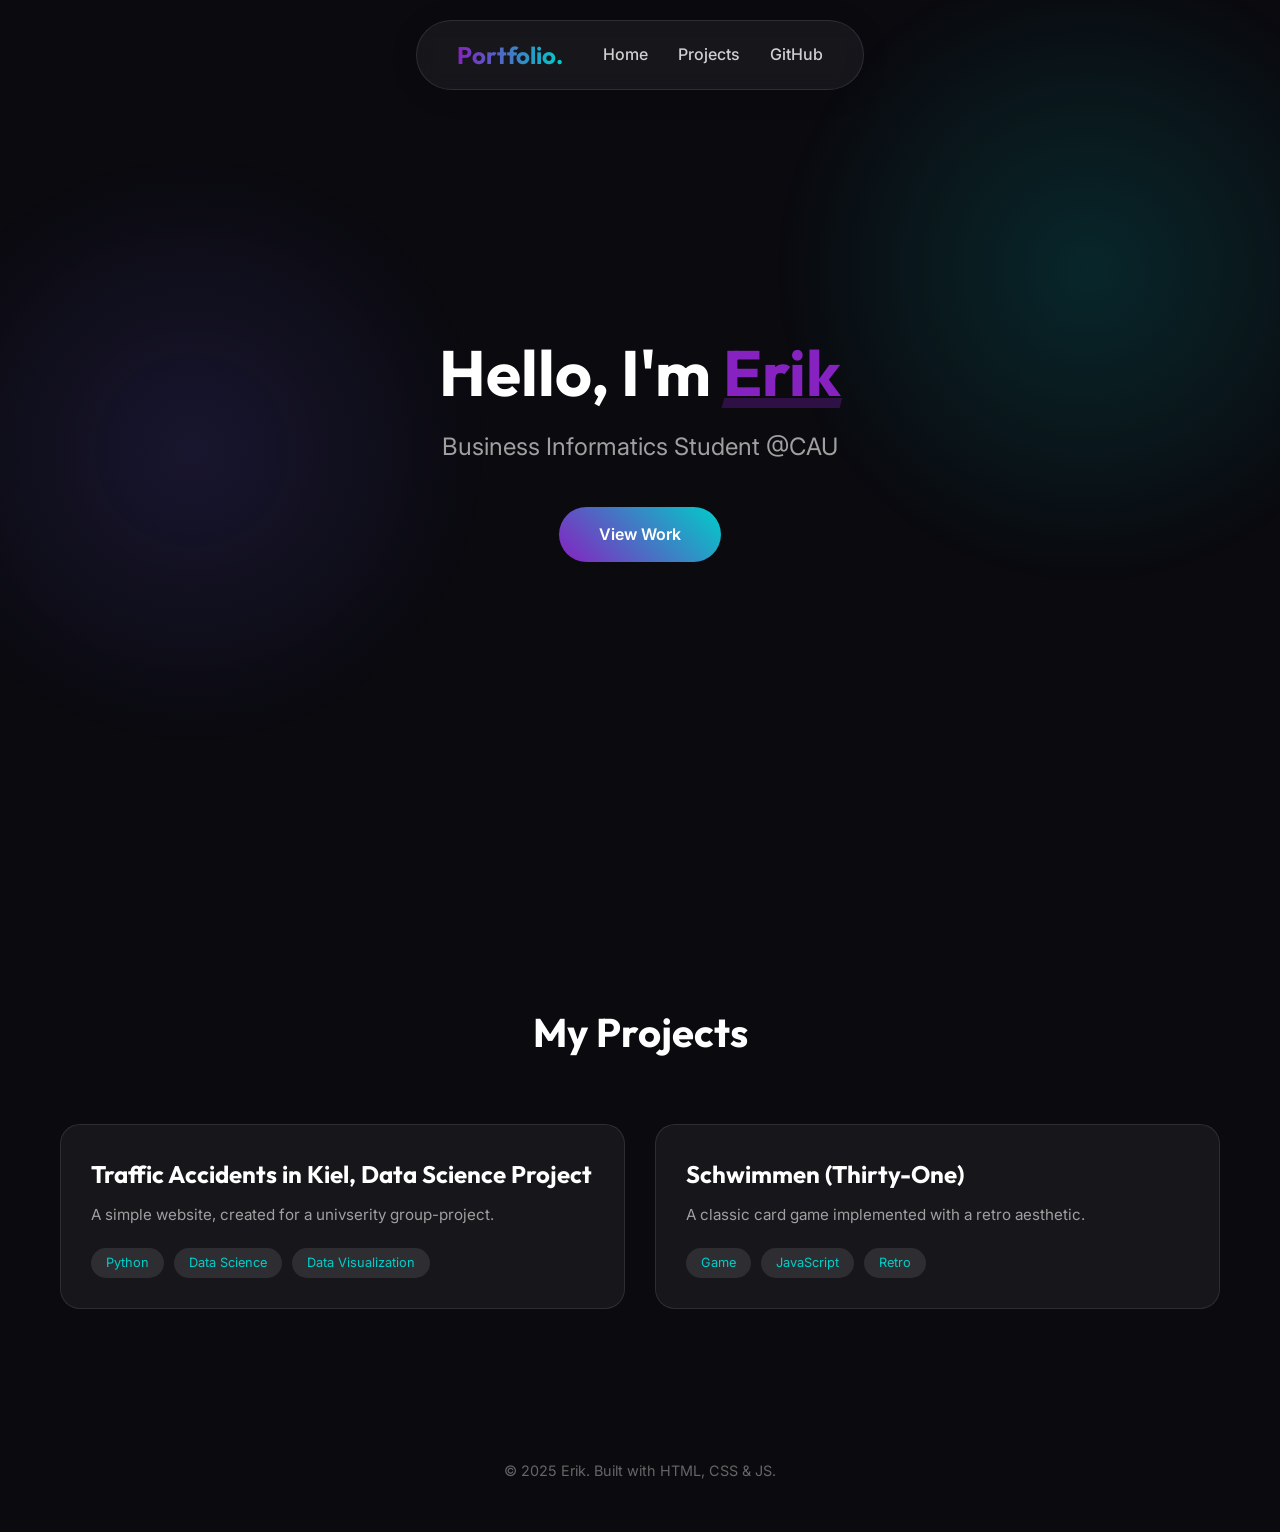
<file: index.html>
<!DOCTYPE html>
<html lang="en">

<head>
    <meta charset="UTF-8">
    <meta name="viewport" content="width=device-width, initial-scale=1.0">
    <title>My Portfolio</title>
    <link rel="preconnect" href="https://fonts.googleapis.com">
    <link rel="preconnect" href="https://fonts.gstatic.com" crossorigin>
    <link
        href="https://fonts.googleapis.com/css2?family=Inter:wght@300;400;600;800&family=Outfit:wght@300;500;700&display=swap"
        rel="stylesheet">
    <link rel="stylesheet" href="style.css">
</head>

<body>
    <div class="background-gradient"></div>

    <header>
        <nav class="glass-panel">
            <div class="logo">Portfolio.</div>
            <ul class="nav-links">
                <li><a href="#home">Home</a></li>
                <li><a href="#projects">Projects</a></li>
                <li><a href="https://github.com/Tsukoro" target="_blank">GitHub</a></li>
            </ul>
        </nav>
    </header>

    <main>
        <section id="home" class="hero-section">
            <div class="hero-content">
                <h1 class="animate-text">Hello, I'm <span class="highlight">Erik</span></h1>
                <p class="subtitle animate-text delay-1">Business Informatics Student @CAU</p>
                <a href="#projects" class="cta-button animate-text delay-2">View Work</a>
            </div>
        </section>

        <section id="projects" class="projects-section">
            <h2 class="section-title">My Projects</h2>
            <div id="projects-grid" class="projects-grid">
            </div>
        </section>
    </main>

    <footer>
        <p>&copy; 2025 Erik. Built with HTML, CSS & JS.</p>
    </footer>

    <script src="projects.js"></script>
    <script src="script.js"></script>
</body>

</html>
</file>
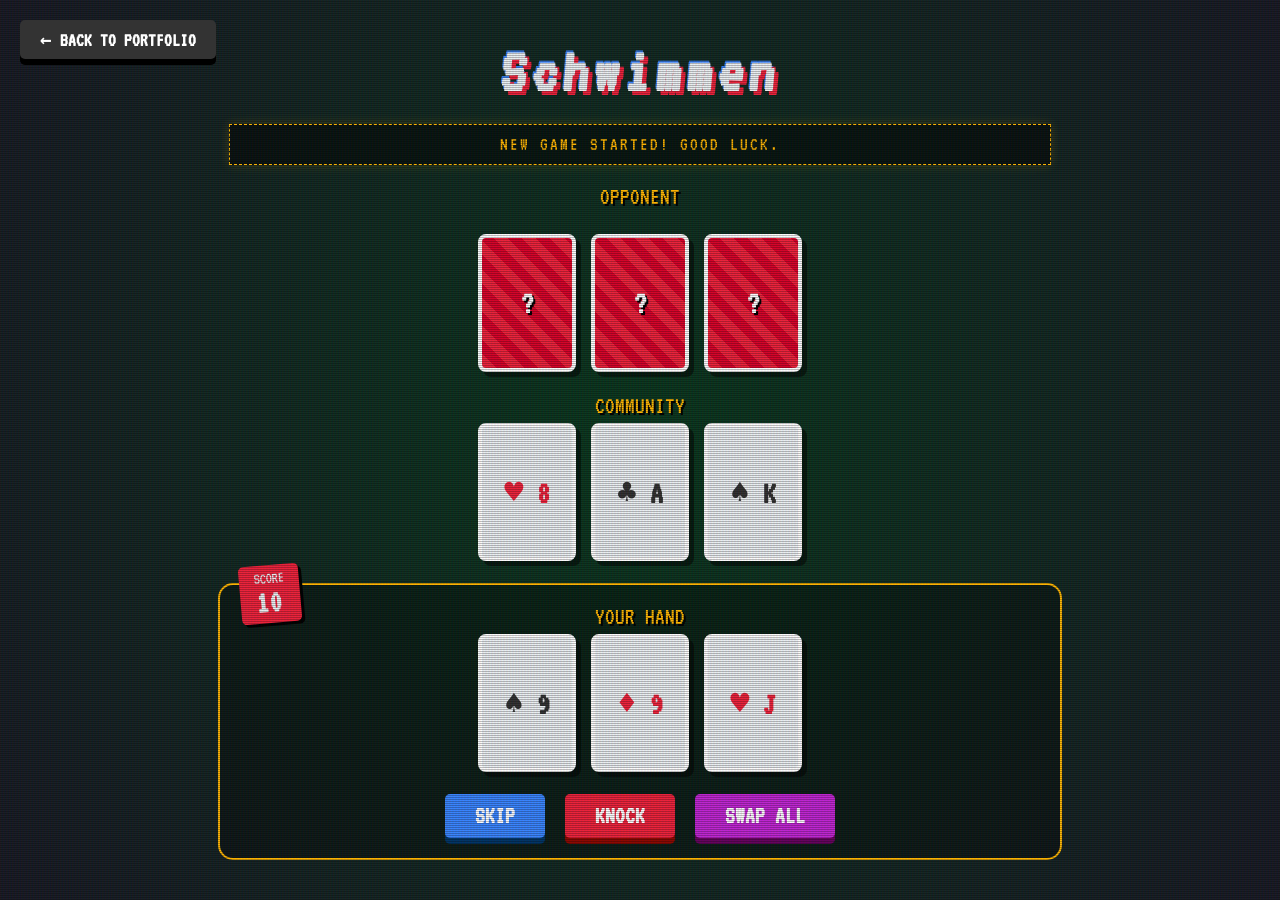
<file: Schwimmen/schwimmen.html>
<!DOCTYPE html>
<html lang="en">

<head>
    <meta charset="UTF-8">
    <meta name="viewport" content="width=device-width, initial-scale=1.0">
    <title>Schwimmen</title>
    <link rel="preconnect" href="https://fonts.googleapis.com">
    <link rel="preconnect" href="https://fonts.gstatic.com" crossorigin>
    <link href="https://fonts.googleapis.com/css2?family=VT323&display=swap" rel="stylesheet">
    <link rel="stylesheet" href="oldschool.css">
</head>

<body>
    <div class="crt-overlay"></div>
    <div class="scanline"></div>
    <a href="../index.html" class="btn-back">← Back to Portfolio</a>
    <div class="game-container">

        <h1>SCHWIMMEN</h1>
        <div id="game-log" class="game-log">Welcome to Schwimmen!</div>

        <div id="game-table">
            <div class="area-label">OPPONENT</div>
            <!-- The script will inject the opponent's cards here -->
            <div id="opponent-area" class="card-row"></div>

            <!-- Center / Community Cards Area -->
            <div class="center-stage">
                <div class="area-label">COMMUNITY</div>
                <!-- The script will inject the center cards here -->
                <div id="center-area" class="card-row"></div>
            </div>

            <!-- Player's Zone: Contains Score, Hand, and Controls -->
            <div class="player-zone">
                <!-- Score Badge: Rotated and positioned absolutely to look like a sticker -->
                <div class="score-display">
                    <span class="label">SCORE</span>
                    <div id="score-area">0</div>
                </div>

                <div class="area-label">YOUR HAND</div>
                <!-- The script will inject the player's cards here -->
                <div id="player-area" class="card-row"></div>

                <!-- Control Buttons -->
                <div id="controls-area">
                    <button onclick="skip()" class="btn btn-skip">
                        <span class="btn-content">SKIP</span>
                    </button>
                    <button onclick="knock()" class="btn btn-knock">
                        <span class="btn-content">KNOCK</span>
                    </button>
                    <button onclick="swapALL()" class="btn btn-swapall">
                        <span class="btn-content">SWAP ALL</span>
                    </button>
                </div>
            </div>
        </div>
    </div>

    <!-- Re-using the same game logic script! -->
    <script src="script.js"></script>
</body>

</html>
</file>
<file: style.css>
:root {
    --bg-color: #0a0a0f;
    --text-color: #ffffff;
    --primary-color: #8622c0;
    --secondary-color: #00cec9;
    --accent-color: #fd79a8;
    --glass-bg: rgba(255, 255, 255, 0.05);
    --glass-border: rgba(255, 255, 255, 0.1);
    --font-main: 'Inter', sans-serif;
    --font-heading: 'Outfit', sans-serif;
}

* {
    margin: 0;
    padding: 0;
    box-sizing: border-box;
}

body {
    font-family: var(--font-main);
    background-color: var(--bg-color);
    color: var(--text-color);
    overflow-x: hidden;
    line-height: 1.6;
}

/* Background Gradient Animation */
.background-gradient {
    position: fixed;
    top: 0;
    left: 0;
    width: 100vw;
    height: 100vh;
    background: radial-gradient(circle at 15% 50%, rgba(108, 92, 231, 0.15), transparent 25%),
        radial-gradient(circle at 85% 30%, rgba(0, 206, 201, 0.15), transparent 25%);
    z-index: -1;
    pointer-events: none;
}

/* Navigation */
header {
    position: fixed;
    top: 0;
    width: 100%;
    padding: 20px;
    z-index: 100;
    display: flex;
    justify-content: center;
}

.glass-panel {
    background: var(--glass-bg);
    backdrop-filter: blur(10px);
    -webkit-backdrop-filter: blur(10px);
    border: 1px solid var(--glass-border);
    padding: 15px 40px;
    border-radius: 50px;
    display: flex;
    align-items: center;
    gap: 40px;
    box-shadow: 0 4px 30px rgba(0, 0, 0, 0.1);
}

.logo {
    font-family: var(--font-heading);
    font-weight: 700;
    font-size: 1.5rem;
    background: linear-gradient(to right, var(--primary-color), var(--secondary-color));
    -webkit-background-clip: text;
    -webkit-text-fill-color: transparent;
}

.nav-links {
    list-style: none;
    display: flex;
    gap: 30px;
}

.nav-links a {
    text-decoration: none;
    color: var(--text-color);
    font-weight: 500;
    transition: color 0.3s;
    opacity: 0.8;
}

.nav-links a:hover {
    color: var(--secondary-color);
    opacity: 1;
}

/* Hero Section */
.hero-section {
    height: 100vh;
    display: flex;
    align-items: center;
    justify-content: center;
    text-align: center;
    padding: 20px;
}

.hero-content h1 {
    font-family: var(--font-heading);
    font-size: 4rem;
    margin-bottom: 20px;
    line-height: 1.1;
}

.highlight {
    color: var(--primary-color);
    position: relative;
}

.highlight::after {
    content: '';
    position: absolute;
    bottom: 5px;
    left: 0;
    width: 100%;
    height: 10px;
    background: var(--primary-color);
    opacity: 0.3;
    z-index: -1;
    transform: skewX(-15deg);
}

.subtitle {
    font-size: 1.5rem;
    color: #a0a0a0;
    margin-bottom: 40px;
}

.cta-button {
    display: inline-block;
    padding: 15px 40px;
    background: linear-gradient(45deg, var(--primary-color), var(--secondary-color));
    color: white;
    text-decoration: none;
    border-radius: 30px;
    font-weight: 600;
    transition: transform 0.3s, box-shadow 0.3s;
}

.cta-button:hover {
    transform: translateY(-3px);
    box-shadow: 0 10px 20px rgba(108, 92, 231, 0.4);
}

/* Animations */
.animate-text {
    opacity: 0;
    transform: translateY(20px);
    animation: fadeInUp 0.8s forwards;
}

.delay-1 {
    animation-delay: 0.2s;
}

.delay-2 {
    animation-delay: 0.4s;
}

@keyframes fadeInUp {
    to {
        opacity: 1;
        transform: translateY(0);
    }
}

/* Projects Section */
.projects-section {
    padding: 100px 20px;
    max-width: 1200px;
    margin: 0 auto;
}

.section-title {
    font-family: var(--font-heading);
    font-size: 2.5rem;
    margin-bottom: 60px;
    text-align: center;
}

.projects-grid {
    display: grid;
    grid-template-columns: repeat(auto-fit, minmax(300px, 1fr));
    gap: 30px;
}

.project-card {
    background: var(--glass-bg);
    border: 1px solid var(--glass-border);
    border-radius: 20px;
    padding: 30px;
    transition: transform 0.3s, border-color 0.3s;
    cursor: pointer;
    position: relative;
    overflow: hidden;
}

.project-card:hover {
    transform: translateY(-10px);
    border-color: var(--primary-color);
}

.project-card::before {
    content: '';
    position: absolute;
    top: 0;
    left: 0;
    width: 100%;
    height: 100%;
    background: linear-gradient(45deg, transparent, rgba(255, 255, 255, 0.03), transparent);
    transform: translateX(-100%);
    transition: 0.5s;
}

.project-card:hover::before {
    transform: translateX(100%);
}

.project-title {
    font-family: var(--font-heading);
    font-size: 1.5rem;
    margin-bottom: 10px;
}

.project-desc {
    color: #a0a0a0;
    margin-bottom: 20px;
    font-size: 0.95rem;
}

.project-tags {
    display: flex;
    gap: 10px;
    flex-wrap: wrap;
}

.tag {
    font-size: 0.8rem;
    padding: 5px 15px;
    background: rgba(255, 255, 255, 0.1);
    border-radius: 15px;
    color: var(--secondary-color);
}

/* Footer */
footer {
    text-align: center;
    padding: 50px;
    color: #666;
    font-size: 0.9rem;
}

/* Responsive */
@media (max-width: 768px) {
    .hero-content h1 {
        font-size: 2.5rem;
    }

    .glass-panel {
        padding: 15px 20px;
        gap: 20px;
    }

    .nav-links {
        display: none;
    }

    /* Simple hide for mobile MVP */
}
</file>
<file: Schwimmen/oldschool.css>
/* 
    oldschool-inspired CSS 
    This file creates a retro, psychedelic, CRT-monitor aesthetic.
*/

:root {
    /* Color Palette Variables */
    --bg-color: #0a3b1f;
    /* Dark blue-grey background */
    --card-bg: #edf2f4;
    /* Off-white for cards */
    --card-border: #8d99ae;
    /* Grey border */
    --accent-red: #ef233c;
    /* Bright red for Hearts/Diamonds/Knock */
    --accent-blue: #3a86ff;
    /* Bright blue for Skip/Highlights */
    --accent-gold: #ffb703;
    /* Gold for selection/scores */
    --accent-magenta: #c026d3;
    /* Magenta for Swap All */
    --text-color: #edf2f4;
    /* Light text */
    --shadow-color: rgba(0, 0, 0, 0.5);
    /* Semi-transparent black for shadows */
}

body {
    background-color: var(--bg-color);
    color: var(--text-color);
    font-family: 'VT323', monospace;
    /* The pixel font */
    margin: 0;
    overflow: hidden;
    /* Prevents scrollbars */
    height: 100vh;
    /* Full viewport height */
    display: flex;
    justify-content: center;
    align-items: center;

    /* 
       Psychedelic background gradient:
       A radial gradient that creates a subtle glowing center.
    */
    background: radial-gradient(circle at 50% 50%, #0a3b1f 0%, #1a1b26 100%);
}

/* 
   CRT (Cathode Ray Tube) Effects 
   These create the "old monitor" look.
*/

/* The static grid overlay */
.crt-overlay {
    position: fixed;
    top: 0;
    left: 0;
    width: 100vw;
    height: 100vh;
    /* 
       Complex gradient to create a grid/mesh pattern 
       simulating pixels on a screen.
       */
    background: linear-gradient(rgba(18, 16, 16, 0) 50%, rgba(0, 0, 0, 0.25) 50%),
        linear-gradient(90deg, rgba(255, 0, 0, 0.06), rgba(0, 255, 0, 0.02), rgba(0, 0, 255, 0.06));
    background-size: 100% 2px, 3px 100%;
    /* Size of the grid lines */
    pointer-events: none;
    /* Allows clicking "through" this layer */
    z-index: 100;
    /* Sits on top of everything */
}

/* The moving scanline bar */
.scanline {
    width: 100%;
    height: 100px;
    z-index: 101;
    /* Fading white bar */
    background: linear-gradient(0deg, rgba(0, 0, 0, 0) 0%, rgba(255, 255, 255, 0.1) 50%, rgba(0, 0, 0, 0) 100%);
    opacity: 0.1;
    position: absolute;
    bottom: 100%;
    /* Animates the bar moving down repeatedly */
    animation: scanline 10s linear infinite;
    pointer-events: none;
}

/* Animation definition for the scanline */
@keyframes scanline {
    0% {
        bottom: 100%;
    }

    100% {
        bottom: -100px;
    }
}

/* Main Title Styling */
h1 {
    font-size: 4rem;
    /* 
       Double text-shadow to create a 3D/glitch effect:
       Red shadow offset +4px, Blue shadow offset -2px
    */
    text-shadow: 4px 4px 0px var(--accent-red), -2px -2px 0px var(--accent-blue);
    margin: 0 0 20px 0;
    letter-spacing: 5px;
    transform: skew(-5deg);
    /* Slants the text slightly */
    text-align: center;
}

.game-container {
    display: flex;
    flex-direction: column;
    align-items: center;
    width: 100%;
    max-width: 800px;
    z-index: 10;
    /* Ensures it sits below the CRT overlay but above background */
}

#game-table {
    display: flex;
    flex-direction: column;
    gap: 20px;
    width: 100%;
    align-items: center;
}

.area-label {
    font-size: 1.5rem;
    color: var(--accent-gold);
    text-shadow: 2px 2px 0px #000;
    margin-bottom: 5px;
    text-align: center;
}

.card-row {
    display: flex;
    gap: 15px;
    justify-content: center;
    min-height: 140px;
    /* Reserves space so layout doesn't jump when empty */
}

/* 
   Card Styling 
   Applies to player cards, opponent cards, and selected cards.
*/
.card,
.opponent-card,
.Selectedcard {
    width: 90px;
    height: 130px;
    background-color: var(--card-bg);
    border-radius: 8px;
    border: 4px solid #fff;
    /* Thick white border */
    display: flex;
    justify-content: center;
    align-items: center;
    font-size: 2rem;
    font-weight: bold;
    color: #333;
    /* Hard shadow (no blur) for retro feel */
    box-shadow: 5px 5px 0px var(--shadow-color);
    transition: transform 0.1s, box-shadow 0.1s;
    /* Smooth movement */
    cursor: pointer;
    position: relative;
}

/* Hover Effect: Card pops up and shadow grows */
.card:hover,
.Selectedcard:hover {
    transform: translateY(-5px) scale(1.05);
    /* Move up and grow slightly */
    box-shadow: 5px 10px 0px var(--shadow-color);
    /* Shadow gets longer */
    z-index: 20;
}

/* Selected Card State */
.Selectedcard {
    border-color: var(--accent-gold);
    /* Gold border */
    transform: translateY(-10px);
    /* Moves up more than hover */
    box-shadow: 5px 15px 0px var(--shadow-color);
    /* Longest shadow */
    background-color: #fff;
}

/* Opponent Card Back Pattern */
.opponent-card {
    /* Repeating diagonal stripes */
    background: repeating-linear-gradient(45deg,
            var(--accent-red),
            var(--accent-red) 10px,
            #d90429 10px,
            #d90429 20px);
    border-color: #fff;
    color: white;
    text-shadow: 2px 2px 0 #000;
}

/* 
   Suit Colors 
   Uses the data-suit attribute we added to the JS.
*/
.card[data-suit="♥"],
.card[data-suit="♦"] {
    flex-direction: column;
    align-items: center;
}

/* Player Zone Container */
.player-zone {
    background: rgba(0, 0, 0, 0.3);
    padding: 20px;
    border-radius: 15px;
    border: 2px solid var(--accent-gold);
    /* Solid gold border */
    width: 100%;
    display: flex;
    flex-direction: column;
    align-items: center;
    position: relative;
    /* Needed for absolute positioning of score */
}

/* Score Badge */
.score-display {
    position: absolute;
    top: -20px;
    /* Moves it partially outside the top */
    left: 20px;
    background: var(--accent-red);
    padding: 5px 15px;
    border-radius: 5px;
    box-shadow: 3px 3px 0px #000;
    transform: rotate(-5deg);
    /* Jaunty angle */
}

.score-display .label {
    font-size: 1rem;
    display: block;
    line-height: 1;
}

#score-area {
    font-size: 2rem;
    font-weight: bold;
}

/* Buttons */
#controls-area {
    margin-top: 20px;
    display: flex;
    gap: 20px;
}

.btn {
    font-family: 'VT323', monospace;
    font-size: 1.5rem;
    padding: 10px 30px;
    border: none;
    border-radius: 5px;
    cursor: pointer;
    position: relative;
    transition: transform 0.1s;
    text-transform: uppercase;
    font-weight: bold;
}

.btn-skip {
    background-color: var(--accent-blue);
    color: white;
    /* Solid color shadow for 3D effect */
    box-shadow: 0 6px 0 #003566;
}

.btn-knock {
    background-color: var(--accent-red);
    color: white;
    box-shadow: 0 6px 0 #8d0801;
}

.btn-swapall {
    background-color: var(--accent-magenta);
    color: white;
    box-shadow: 0 6px 0 #66035e;
}

/* Button Click Effect */
.btn:active {
    transform: translateY(6px);
    text-shadow: 4px 4px 0px var(--accent-red), -2px -2px 0px var(--accent-blue);
    margin: 0 0 20px 0;
    letter-spacing: 5px;
    transform: skew(-5deg);
    /* Slants the text slightly */
    text-align: center;
}

.game-container {
    display: flex;
    flex-direction: column;
    align-items: center;
    width: 100%;
    max-width: 800px;
    z-index: 10;
    /* Ensures it sits below the CRT overlay but above background */
}

#game-table {
    display: flex;
    flex-direction: column;
    gap: 20px;
    width: 100%;
    align-items: center;
}

.area-label {
    font-size: 1.5rem;
    color: var(--accent-gold);
    text-shadow: 2px 2px 0px #000;
    margin-bottom: 5px;
    text-align: center;
}

.card-row {
    display: flex;
    gap: 15px;
    justify-content: center;
    min-height: 140px;
    /* Reserves space so layout doesn't jump when empty */
}

/* 
   Card Styling 
   Applies to player cards, opponent cards, and selected cards.
*/
.card,
.opponent-card,
.Selectedcard {
    width: 90px;
    height: 130px;
    background-color: var(--card-bg);
    border-radius: 8px;
    border: 4px solid #fff;
    /* Thick white border */
    display: flex;
    justify-content: center;
    align-items: center;
    font-size: 2rem;
    font-weight: bold;
    color: #333;
    /* Hard shadow (no blur) for retro feel */
    box-shadow: 5px 5px 0px var(--shadow-color);
    transition: transform 0.1s, box-shadow 0.1s;
    /* Smooth movement */
    cursor: pointer;
    position: relative;
}

/* Hover Effect: Card pops up and shadow grows */
.card:hover,
.Selectedcard:hover {
    transform: translateY(-5px) scale(1.05);
    /* Move up and grow slightly */
    box-shadow: 5px 10px 0px var(--shadow-color);
    /* Shadow gets longer */
    z-index: 20;
}

/* Selected Card State */
.Selectedcard {
    border-color: var(--accent-gold);
    /* Gold border */
    transform: translateY(-10px);
    /* Moves up more than hover */
    box-shadow: 5px 15px 0px var(--shadow-color);
    /* Longest shadow */
    background-color: #fff;
}

/* Opponent Card Back Pattern */
.opponent-card {
    /* Repeating diagonal stripes */
    background: repeating-linear-gradient(45deg,
            var(--accent-red),
            var(--accent-red) 10px,
            #d90429 10px,
            #d90429 20px);
    border-color: #fff;
    color: white;
    text-shadow: 2px 2px 0 #000;
}

/* 
   Suit Colors 
   Uses the data-suit attribute we added to the JS.
*/
.card[data-suit="♥"],
.card[data-suit="♦"] {
    flex-direction: column;
    align-items: center;
}

/* Player Zone Container */
.player-zone {
    background: rgba(0, 0, 0, 0.3);
    padding: 20px;
    border-radius: 15px;
    border: 2px solid var(--accent-gold);
    /* Solid gold border */
    width: 100%;
    display: flex;
    flex-direction: column;
    align-items: center;
    position: relative;
    /* Needed for absolute positioning of score */
}

/* Score Badge */
.score-display {
    position: absolute;
    top: -20px;
    /* Moves it partially outside the top */
    left: 20px;
    background: var(--accent-red);
    padding: 5px 15px;
    border-radius: 5px;
    box-shadow: 3px 3px 0px #000;
    transform: rotate(-5deg);
    /* Jaunty angle */
}

.score-display .label {
    font-size: 1rem;
    display: block;
    line-height: 1;
}

#score-area {
    font-size: 2rem;
    font-weight: bold;
}

/* Buttons */
#controls-area {
    margin-top: 20px;
    display: flex;
    gap: 20px;
}

.btn {
    font-family: 'VT323', monospace;
    font-size: 1.5rem;
    padding: 10px 30px;
    border: none;
    border-radius: 5px;
    cursor: pointer;
    position: relative;
    transition: transform 0.1s;
    text-transform: uppercase;
    font-weight: bold;
}

.btn-skip {
    background-color: var(--accent-blue);
    color: white;
    /* Solid color shadow for 3D effect */
    box-shadow: 0 6px 0 #003566;
}

.btn-knock {
    background-color: var(--accent-red);
    color: white;
    box-shadow: 0 6px 0 #8d0801;
}

.btn-swapall {
    background-color: var(--accent-magenta);
    color: white;
    box-shadow: 0 6px 0 #66035e;
}

/* Button Click Effect */
.btn:active {
    transform: translateY(6px);
    /* Move down to 'press' the button */
    box-shadow: none;
    /* Remove shadow to make it look flat against surface */
}

.btn:hover {
    filter: brightness(1.1);
    /* Slightly brighter on hover */
}

/* Game Log Styling */
.game-log {
    width: 100%;
    background: rgba(0, 0, 0, 0.5);
    color: var(--accent-gold);
    padding: 10px;
    border: 1px dashed var(--accent-gold);
    margin-bottom: 20px;
    text-align: center;
    font-size: 1.2rem;
    text-transform: uppercase;
    letter-spacing: 2px;
    box-shadow: 0 0 10px rgba(255, 183, 3, 0.2);
}

.btn-back {
    background-color: #333;
    color: white;
    box-shadow: 0 6px 0 #000;
    position: absolute;
    top: 20px;
    left: 20px;
    z-index: 200;
    text-decoration: none;
    font-size: 1.2rem;
    padding: 8px 20px;
    border-radius: 5px;
    font-family: 'VT323', monospace;
    text-transform: uppercase;
    font-weight: bold;
    border: none;
    cursor: pointer;
    transition: transform 0.1s;
}

.btn-back:active {
    transform: translateY(6px);
    box-shadow: none;
}

/* Red suits color override */
.card[data-suit="♥"],
.card[data-suit="♦"],
.Selectedcard[data-suit="♥"],
.Selectedcard[data-suit="♦"] {
    color: var(--accent-red);
}
</file>
